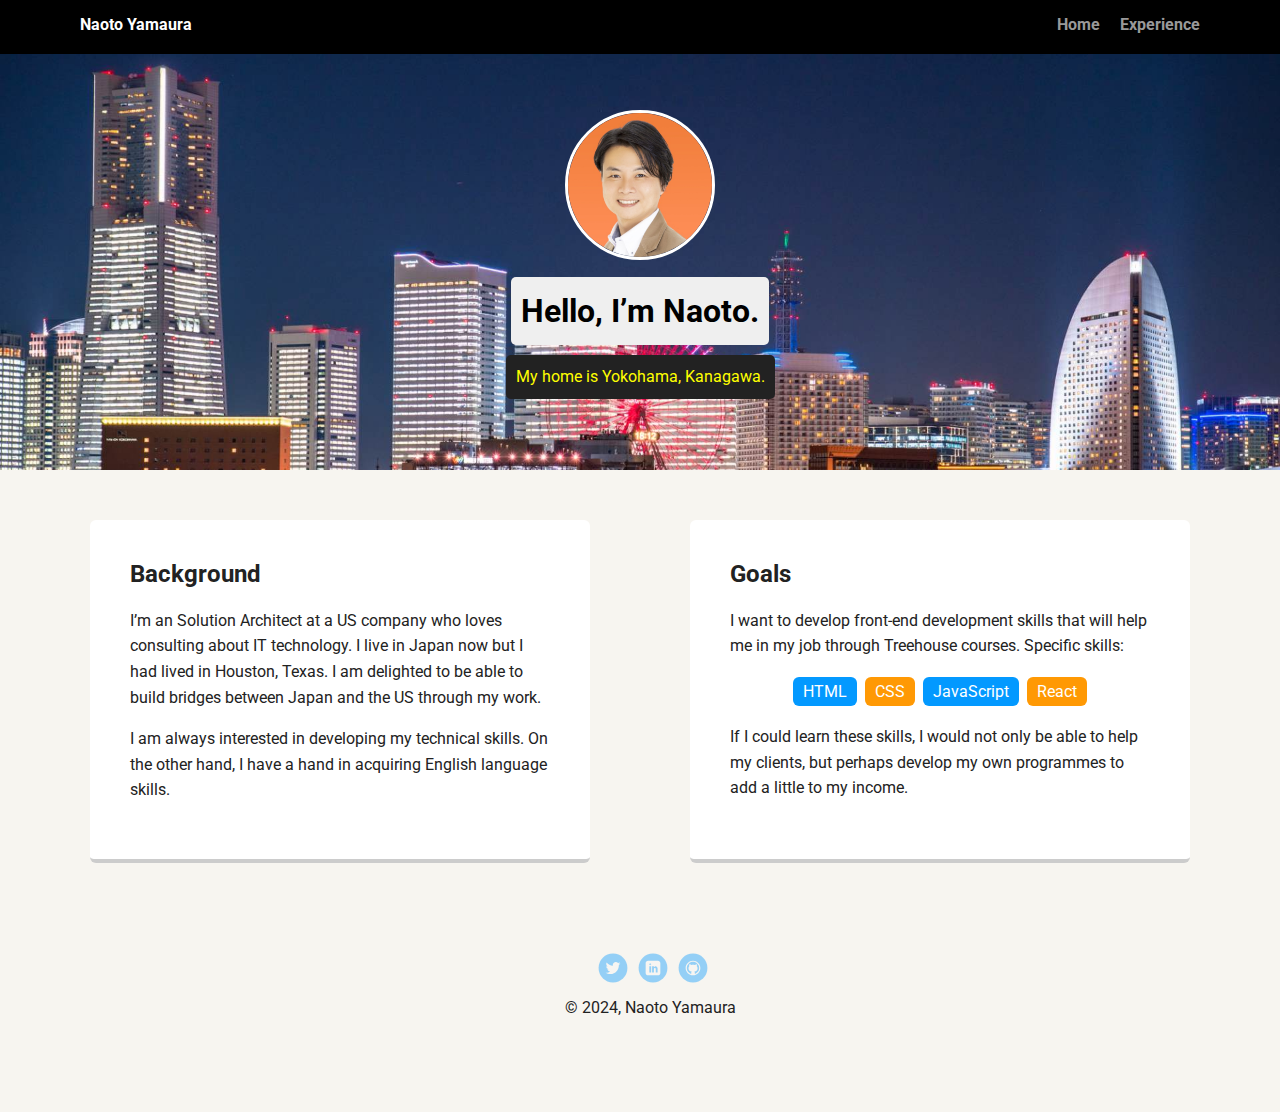
<file: index.html>
<!doctype html>
<html lang="en">
<head>
  <meta charset="utf-8">
  <title>Naoto Yamaura's Profile</title>
  <meta name="viewport" content="width=device-width, initial-scale=1.0">
  <link rel="stylesheet" href="styles.css">
  <link href="https://fonts.googleapis.com/css?family=Muli%7CRoboto:400,300,500,700,900" rel="stylesheet"></head>
  <body>

    <div class="main-nav">
        <ul class="nav">
          <li class="name">Naoto Yamaura</li>
          <li><a href="index.html">Home</a></li>
          <li><a href="experience.html">Experience</a></li>
        </ul>
    </div>

    <header>
      <img src="images/me.jpg" alt="Portrate of Naoto Yamaura" class="profile-image">
      <h1 class="tag name">Hello, I’m Naoto.</h1>
      <p class="tag location">My home is Yokohama, Kanagawa.</p>
    </header>

    <main class="flex">
      <div class="card">
        <h2>Background</h2>
        <p>I’m an Solution Architect at a US company who loves consulting about IT technology. I live in Japan now but I had lived in Houston, Texas. I am delighted to be able to build bridges between Japan and the US through my work.</p>
        <p>I am always interested in developing my technical skills. On the other hand, I have a hand in acquiring English language skills.</p>
      </div> 

      <div class="card">
        <h2>Goals</h2>
        <p>I want to develop front-end development skills that will help me in my job through Treehouse courses. Specific skills:</p>
        <ul class="skills">
          <li>HTML</li>
          <li>CSS</li>
          <li>JavaScript</li>
          <li>React</li>
        </ul>
        <p>If I could learn these skills, I would not only be able to help my clients, but perhaps develop my own programmes to add a little to my income.</p>
      </div> 

    </main>
    <footer>
      <ul>
        <li><a href="https://twitter.com/naoto612" target="_blank" class="social twitter">Twitter</a></li>
        <li><a href="https://www.linkedin.com/in/naoto-yamaura-27519553/" target="_blank" class="social linkedin">LinkedIn</a></li>
        <li><a href="https://github.com/naoto612-2" target="_blank" class="social github">Github</a></li>
      </ul>
      <p class="copyright">&copy; 2024, Naoto Yamaura</p>
    </footer>
  </body>
  </html>
</file>
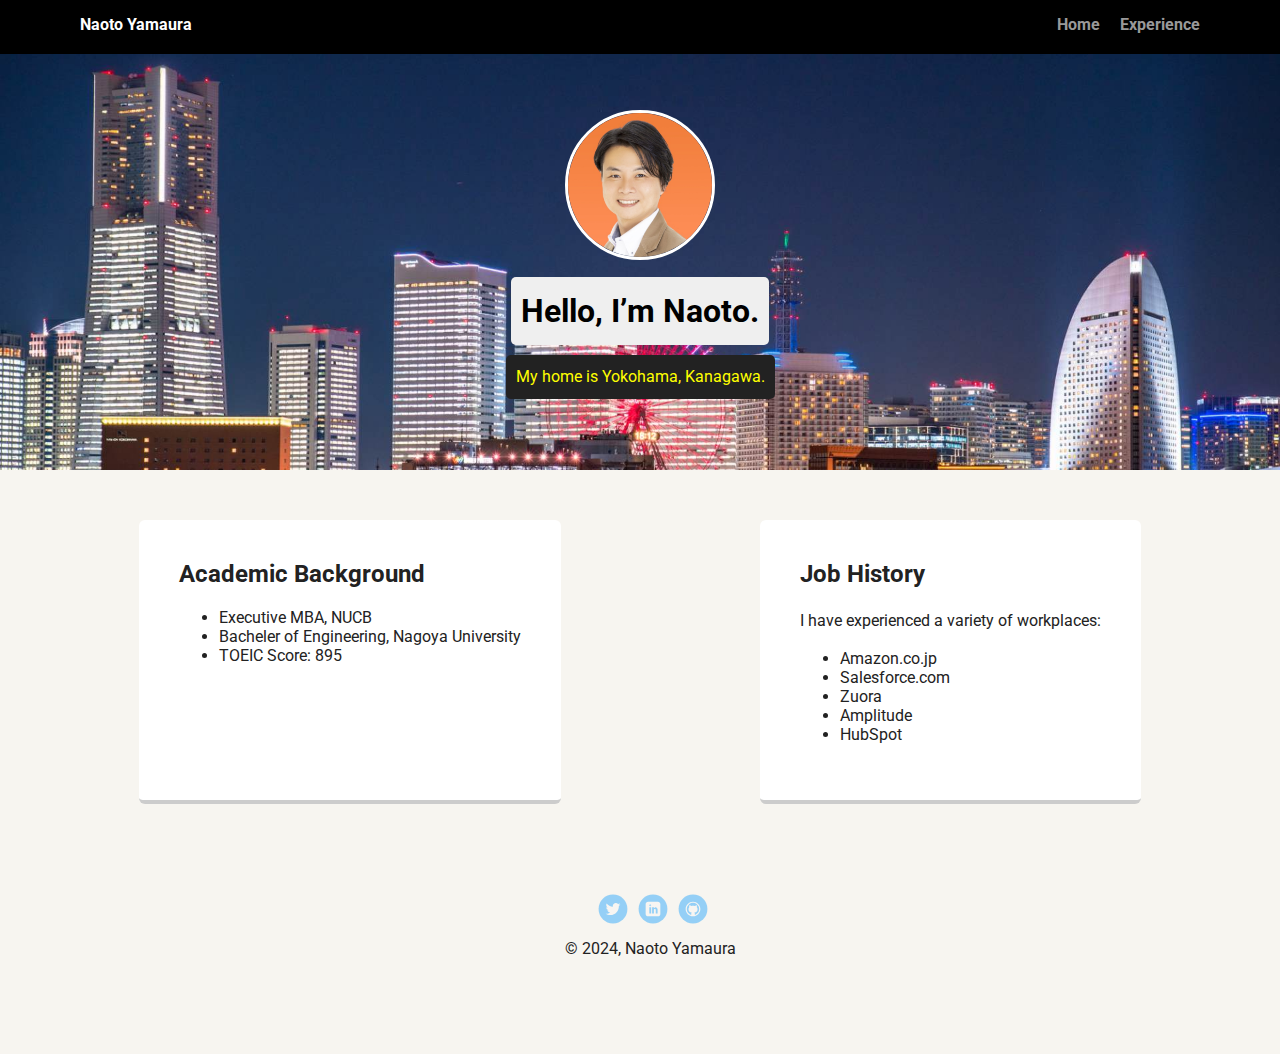
<file: experience.html>
<!doctype html>
<html lang="en">
<head>
  <meta charset="utf-8">
  <title>Naoto Yamaura's Profile</title>
  <meta name="viewport" content="width=device-width, initial-scale=1.0">
  <link rel="stylesheet" href="styles.css">
  <link href="https://fonts.googleapis.com/css?family=Muli%7CRoboto:400,300,500,700,900" rel="stylesheet"></head>
  <body>

    <div class="main-nav">
        <ul class="nav">
          <li class="name">Naoto Yamaura</li>
          <li><a href="index.html">Home</a></li>
          <li><a href="experience.html">Experience</a></li>
        </ul>
    </div>

    <header>
      <img src="images/me.jpg" alt="Portrate of Naoto Yamaura" class="profile-image">
      <h1 class="tag name">Hello, I’m Naoto.</h1>
      <p class="tag location">My home is Yokohama, Kanagawa.</p>
    </header>

    <main class="flex">
      <div class="card">
        <h2>Academic Background</h2>
        <ul>
          <li>Executive MBA, NUCB</li>
          <li>Bacheler of Engineering, Nagoya University</li>
          <li>TOEIC Score: 895</li>
        </ul>
      </div> 

      <div class="card">
        <h2>Job History</h2>
        <p>I have experienced a variety of workplaces:</p>
        <ul>
          <li>Amazon.co.jp</li>
          <li>Salesforce.com</li>
          <li>Zuora</li>
          <li>Amplitude</li>
          <li>HubSpot</li>
        </ul>
      </div> 

    </main>
    <footer>
      <ul>
        <li><a href="https://twitter.com/naoto612" target="_blank" class="social twitter">Twitter</a></li>
        <li><a href="https://www.linkedin.com/in/naoto-yamaura-27519553/" target="_blank" class="social linkedin">LinkedIn</a></li>
        <li><a href="https://github.com/naoto612-2" target="_blank" class="social github">Github</a></li>
      </ul>
      <p class="copyright">&copy; 2024, Naoto Yamaura</p>
    </footer>
  </body>
  </html>
</file>
<file: styles.css>
/* Global Layout Set-up */
* { 
  box-sizing: border-box;
}
  
body {
  margin: 0;
  padding: 0;
  text-align: center;
  font-family: 'Roboto', sans-serif;
  color: #222;
  background: #f7f5f0;
}
/* Link Styles */

a {
  text-decoration: none;
  color: #999;
}
a:hover {
  color: #6633ff;
}

/* Section Styles */

.main-nav {
  width: 100%;
  background: black;
  min-height: 30px;
  padding: 10px;
  position: fixed;
  text-align: center;
}
.nav {
  display: flex;
  justify-content: space-around;
  font-weight: 700;
  list-style-type: none;
  margin: 0 auto;
  padding: 0;
}

.nav .name {
    display: block;
    margin-right: auto;
    color: white;
}
.nav li {
  padding: 5px 10px 10px 10px;
}
.nav a {
  transition: all .5s;
}
.nav a:hover {
  color: white
}

header {
  text-align: center;
  background: url('images/yokohama.jpg') no-repeat top center ;
  background-size: cover;
  overflow: hidden;
  padding-top: 60px;
}
header {
  line-height: 1.5;
}
header .profile-image {
  margin-top: 50px;
  width: 150px;
  height: 150px;
  border-radius: 50%;
  border: 3px solid white;
  transition: all .5s;
}
header .profile-image:hover {
  transform: scale(1.2) rotate(5deg);
}
.tag {
  background-color: #efefef;
  color: black;
  padding: 10px;
  border-radius: 5px;
  display: table;
  margin: 10px auto;
} 
.location {
  background-color: #222;
  color: yellow;
}
.card {
  margin: 30px;
  padding: 20px 40px 40px;
  max-width: 500px;
  text-align: left;
  background: #fff;
  border-bottom: 4px solid #ccc;
  border-radius: 6px;
  transition: all .5s;
}
.card:hover {
  border-color: #ff99ff;
}

ul.skills {
  padding: 0;
  text-align: center;
}

.skills li {
  border-radius: 6px;
  display: inline-block;
  background: #ff9904;
  color: white;
  padding: 5px 10px;
  margin: 2px;
}

.skills li:nth-child(odd) {
  background: #0399ff;
}

footer {
  width: 100%;
  min-height: 30px;
  padding: 20px 0 40px 20px;
}

footer .copyright {
  top: -8px;
  font-size: .75em;
}

footer ul {
  list-style-type: none;
  margin: 0;
  padding: 0;
}

footer ul li {
  display: inline-block;
}

a.social {
  display: inline-block;
  text-indent: -9999px;
  margin-left: 5px;
  width: 30px;
  height: 30px;
  background-size: 30px 30px;
  opacity: .4;
  transition: all .5s;
}
a.twitter {
  background-image: url(images/twitter.svg);
}
a.linkedin {
  background-image: url(images/linkedin.svg);
}
a.github {
  background-image: url(images/github.svg);
}
a.social:hover {
  opacity: 1;
}
.clearfix {
  clear: both;
}

/* Styles for larger screens */
@media screen and (min-width: 720px) {
  
  .flex {
      display: -ms-flexbox;      /* TWEENER - IE 10 */
      display: flex; 
      max-width: 1200px;
      -ms-flex-pack: distribute;
      justify-content: space-around;
      margin: 0 auto;
  }

  header {
    min-height: 470px;
  }

  .nav {
    max-width: 1200px;
    padding: 0 30px;
  }


  main {
    padding-top: 20px;
  }

  main p {
    line-height: 1.6em;
  }

  footer {
    font-size: 1.3em;
    max-width: 1200px;
    margin: 40px auto;
  }

}
</file>
